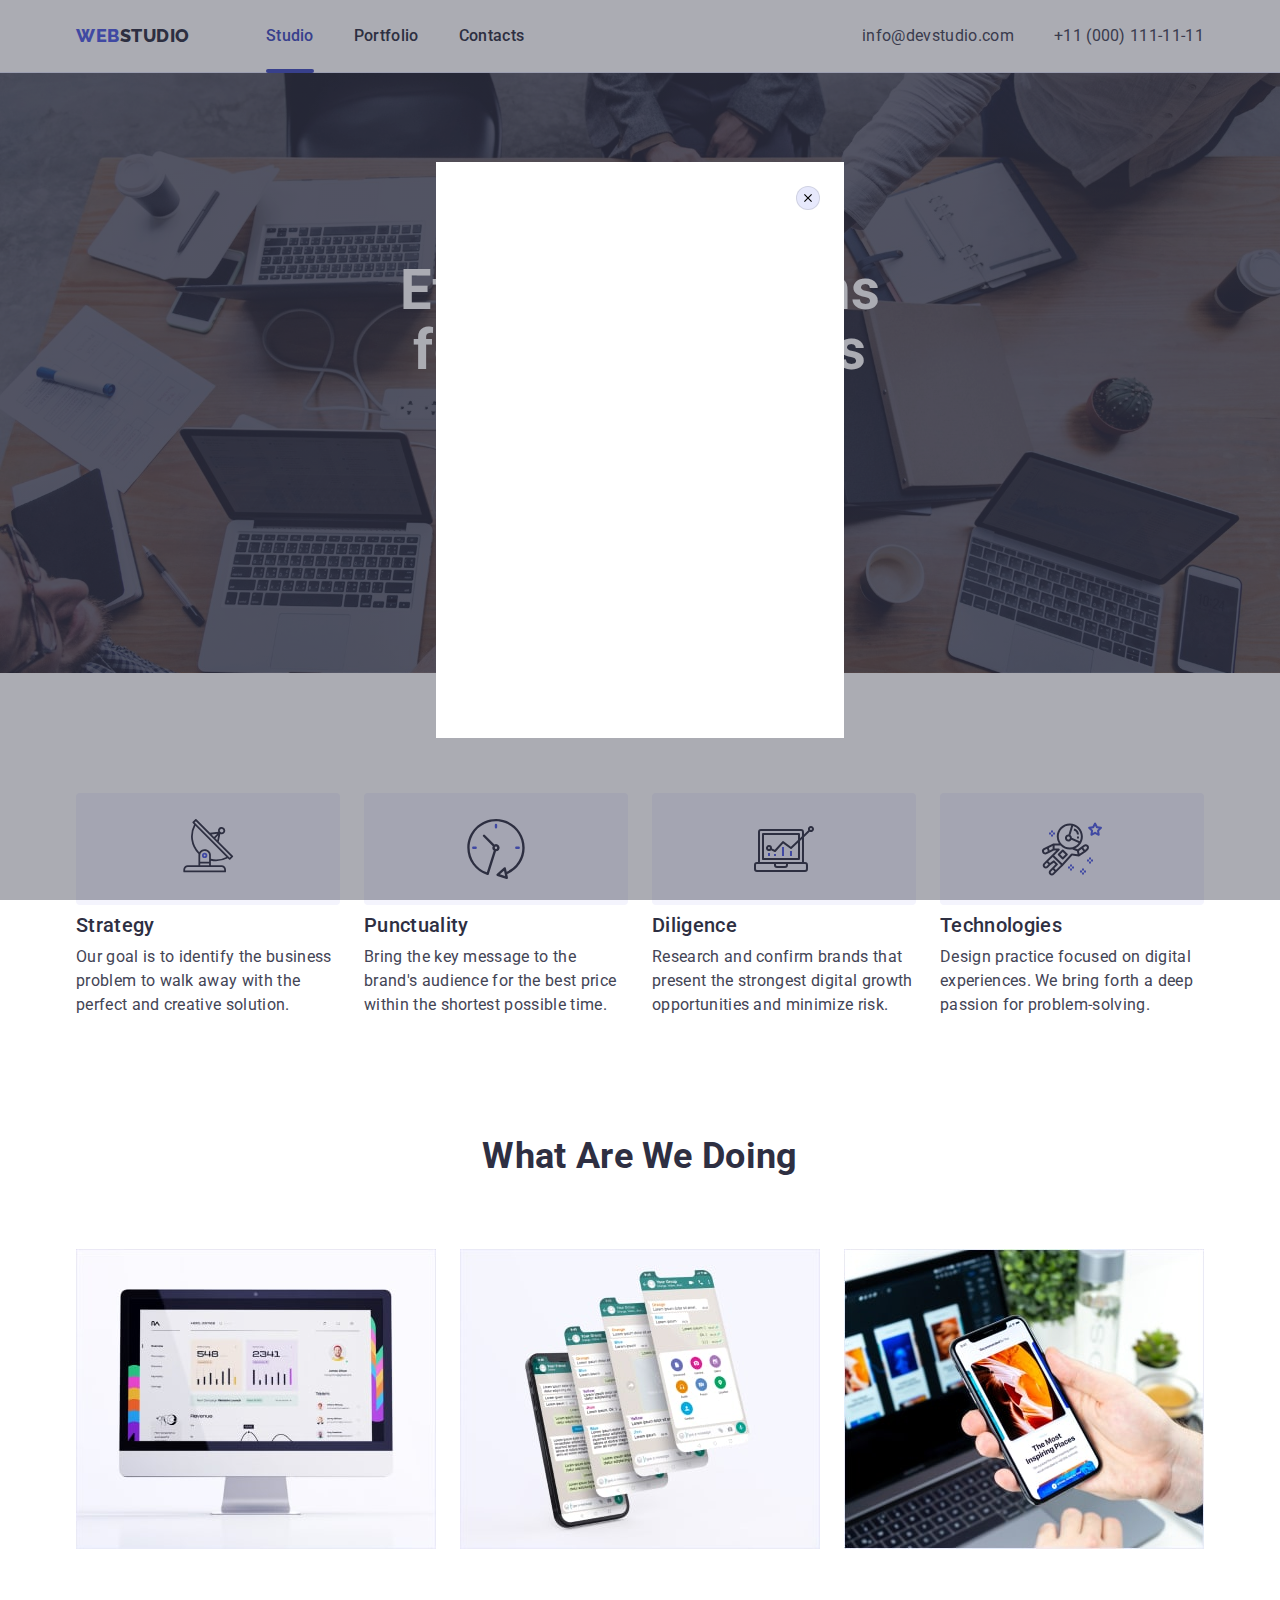
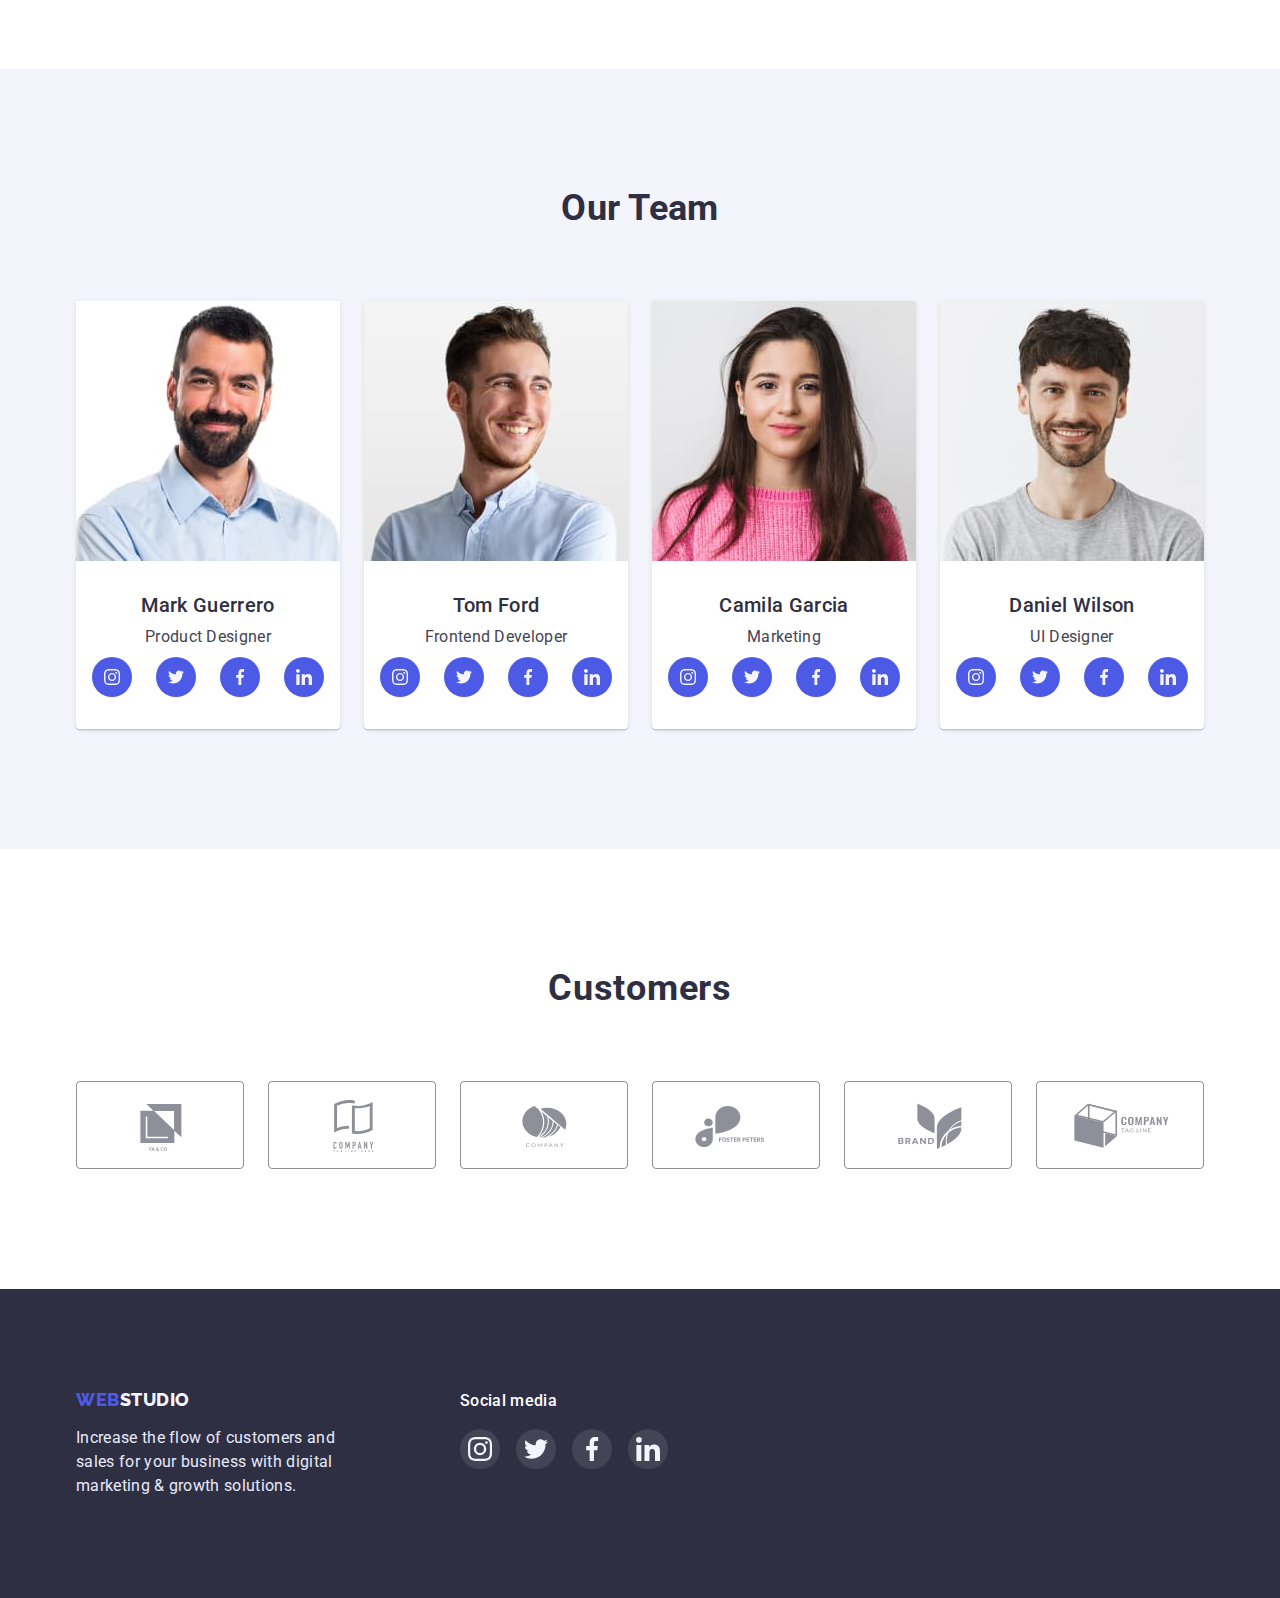
<file: index.html>
<!DOCTYPE html>
<html lang="en">
  <head>
    <meta charset="UTF-8" />
    <meta http-equiv="X-UA-Compatible" content="IE=edge" />
    <meta name="viewport" content="width=device-width, initial-scale=1.0" />
    <title>Effective Solutions for Your Business</title>
    <link rel="preconnect" href="https://fonts.googleapis.com" />
    <link rel="preconnect" href="https://fonts.gstatic.com" crossorigin />
    <link
      href="https://fonts.googleapis.com/css2?family=Raleway:wght@800&family=Roboto:wght@400;500;700&display=swap"
      rel="stylesheet"
    />
    <link
      rel="stylesheet"
      href="https://cdnjs.cloudflare.com/ajax/libs/modern-normalize/1.1.0/modern-normalize.min.css"
    />
    <link rel="stylesheet" href="./css/slyles.css" />
  </head>
  <body>
    <!-- Page header -->
    <header class="page-header">
      <div class="container header-container">
        <nav class="header-nav">
          <a class="logo link" href="./index.html">
            Web <span class="header-logo-color">Studio</span></a
          >
          <ul class="navi-list list">
            <li class="navi-item">
              <a class="navi-link link current" href="./index.html">Studio</a>
            </li>
            <li class="navi-item">
              <a class="navi-link link" href="./portfolio.html">Portfolio</a>
            </li>
            <li class="navi-item">
              <a class="navi-link link" href="">Contacts</a>
            </li>
          </ul>
        </nav>
        <address class="address">
          <ul class="address-list list">
            <li>
              <a class="header-mailtel link" href="mailto:info@devstudio.com"
                >info@devstudio.com</a
              >
            </li>
            <li>
              <a class="header-mailtel link" href="tel:+110001111111"
                >+11 (000) 111-11-11</a
              >
            </li>
          </ul>
        </address>
      </div>
    </header>

    <!-- Main contant -->

    <!-- Section hero -->

    <main>
      <section class="hero hero-container">
        <div class="container">
          <h1 class="main-title">Effective Solutions for Your Business</h1>
          <button class="hero-btn" type="button" data-modal-open>
            Order Service
          </button>
        </div>
      </section>

      <!-- Section with invisible header -->

      <section class="section advantage">
        <div class="container advantege-container">
          <h2 class="advantage-top-title" hidden>Advantage</h2>
          <ul class="advantage-list list">
            <li class="advantage-soc-item">
              <a href="" class="advantage-soc-link link">
                <svg width="64" height="60" class="advantage-soc-icon">
                  <use href="./images/icons.svg#icon-antenna"></use>
                </svg>
              </a>
              <h3 class="advantage-title">Strategy</h3>
              <p class="advantage-text">
                Our goal is to identify the business problem to walk away with
                the perfect and creative solution.
              </p>
            </li>
            <li class="advantage-soc-item">
              <a href="" class="advantage-soc-link link">
                <svg width="64" height="60" class="advantage-soc-icon">
                  <use href="./images/icons.svg#icon-clock"></use>
                </svg>
              </a>
              <h3 class="advantage-title">Punctuality</h3>
              <p class="advantage-text">
                Bring the key message to the brand's audience for the best price
                within the shortest possible time.
              </p>
            </li>
            <li class="advantage-soc-item">
              <a href="" class="advantage-soc-link link">
                <svg width="64" height="60" class="advantage-soc-icon">
                  <use href="./images/icons.svg#icon-diagram"></use>
                </svg>
              </a>
              <h3 class="advantage-title">Diligence</h3>
              <p class="advantage-text">
                Research and confirm brands that present the strongest digital
                growth opportunities and minimize risk.
              </p>
            </li>
            <li class="advantage-soc-item">
              <a href="" class="advantage-soc-link link">
                <svg width="64" height="60" class="advantage-soc-icon">
                  <use href="./images/icons.svg#icon-astronaut"></use>
                </svg>
              </a>
              <h3 class="advantage-title">Technologies</h3>
              <p class="advantage-text">
                Design practice focused on digital experiences. We bring forth a
                deep passion for problem-solving.
              </p>
            </li>
          </ul>
        </div>
      </section>

      <!-- technology examples -->

      <section class="section examples">
        <div class="container">
          <h2 class="examples-top-title">What are we doing</h2>
          <ul class="examples-list list">
            <li class="examples-item">
              <img
                src="./images/image1.jpg"
                alt="Technologies"
                width="360"
                height="300"
              />
            </li>
            <li class="examples-item">
              <img
                src="./images/image2.jpg"
                alt="Technologies"
                width="360"
                height="300"
              />
            </li>
            <li class="examples-item">
              <img
                src="./images/image3.jpg"
                alt="Technologies"
                width="360"
                height="300"
              />
            </li>
          </ul>
        </div>
      </section>

      <!-- our team -->

      <section class="section team">
        <div class="container">
          <h2 class="team-top-title">Our Team</h2>
          <ul class="team-list list">
            <li class="team-item">
              <img
                src="./images/image4.jpg"
                alt="our team"
                width="264"
                height="260"
              />
              <div class="team-container">
                <h3 class="team-title">Mark Guerrero</h3>
                <p class="team-text">Product Designer</p>
                <ul class="team-soc-list list">
                  <li class="team-soc-item">
                    <a href="" class="team-soc-link link">
                      <svg width="16" height="16" class="team-soc-icon">
                        <use href="./images/icons.svg#icon-instagram"></use>
                      </svg>
                    </a>
                  </li>
                  <li class="team-soc-item">
                    <a href="" class="team-soc-link link">
                      <svg width="16" height="16" class="team-soc-icon">
                        <use href="./images/icons.svg#icon-twitter"></use>
                      </svg>
                    </a>
                  </li>
                  <li class="team-soc-item">
                    <a href="" class="team-soc-link link">
                      <svg width="16" height="16" class="team-soc-icon">
                        <use href="./images/icons.svg#icon-facebook"></use>
                      </svg>
                    </a>
                  </li>
                  <li class="team-soc-item">
                    <a href="" class="team-soc-link link">
                      <svg width="16" height="16" class="team-soc-icon">
                        <use href="./images/icons.svg#icon-linkedin"></use>
                      </svg>
                    </a>
                  </li>
                </ul>
              </div>
            </li>
            <li class="team-item">
              <img
                src="./images/image5.jpg"
                alt="our team"
                width="264"
                height="260"
              />
              <div class="team-container">
                <h3 class="team-title">Tom Ford</h3>
                <p class="team-text">Frontend Developer</p>
                <ul class="team-soc-list list">
                  <li class="team-soc-item">
                    <a href="" class="team-soc-link link">
                      <svg width="16" height="16" class="team-soc-icon">
                        <use href="./images/icons.svg#icon-instagram"></use>
                      </svg>
                    </a>
                  </li>
                  <li class="team-soc-item">
                    <a href="" class="team-soc-link link">
                      <svg width="16" height="16" class="team-soc-icon">
                        <use href="./images/icons.svg#icon-twitter"></use>
                      </svg>
                    </a>
                  </li>
                  <li class="team-soc-item">
                    <a href="" class="team-soc-link link">
                      <svg width="16" height="16" class="team-soc-icon">
                        <use href="./images/icons.svg#icon-facebook"></use>
                      </svg>
                    </a>
                  </li>
                  <li class="team-soc-item">
                    <a href="" class="team-soc-link link">
                      <svg width="16" height="16" class="team-soc-icon">
                        <use href="./images/icons.svg#icon-linkedin"></use>
                      </svg>
                    </a>
                  </li>
                </ul>
              </div>
            </li>
            <li class="team-item">
              <img
                src="./images/image6.jpg"
                alt="our team"
                width="264"
                height="260"
              />
              <div class="team-container">
                <h3 class="team-title">Camila Garcia</h3>
                <p class="team-text">Marketing</p>
                <ul class="team-soc-list list">
                  <li class="team-soc-item">
                    <a href="" class="team-soc-link link">
                      <svg width="16" height="16" class="team-soc-icon">
                        <use href="./images/icons.svg#icon-instagram"></use>
                      </svg>
                    </a>
                  </li>
                  <li class="team-soc-item">
                    <a href="" class="team-soc-link link">
                      <svg width="16" height="16" class="team-soc-icon">
                        <use href="./images/icons.svg#icon-twitter"></use>
                      </svg>
                    </a>
                  </li>
                  <li class="team-soc-item">
                    <a href="" class="team-soc-link link">
                      <svg width="16" height="16" class="team-soc-icon">
                        <use href="./images/icons.svg#icon-facebook"></use>
                      </svg>
                    </a>
                  </li>
                  <li class="team-soc-item">
                    <a href="" class="team-soc-link link">
                      <svg width="16" height="16" class="team-soc-icon">
                        <use href="./images/icons.svg#icon-linkedin"></use>
                      </svg>
                    </a>
                  </li>
                </ul>
              </div>
            </li>
            <li class="team-item">
              <img
                src="./images/image7.jpg"
                alt="our team"
                width="264"
                height="260"
              />
              <div class="team-container">
                <h3 class="team-title">Daniel Wilson</h3>
                <p class="team-text">UI Designer</p>
                <ul class="team-soc-list list">
                  <li class="team-soc-item">
                    <a href="" class="team-soc-link link">
                      <svg width="16" height="16" class="team-soc-icon">
                        <use href="./images/icons.svg#icon-instagram"></use>
                      </svg>
                    </a>
                  </li>
                  <li class="team-soc-item">
                    <a href="" class="team-soc-link link">
                      <svg width="16" height="16" class="team-soc-icon">
                        <use href="./images/icons.svg#icon-twitter"></use>
                      </svg>
                    </a>
                  </li>
                  <li class="team-soc-item">
                    <a href="" class="team-soc-link link">
                      <svg width="16" height="16" class="team-soc-icon">
                        <use href="./images/icons.svg#icon-facebook"></use>
                      </svg>
                    </a>
                  </li>
                  <li class="team-soc-item">
                    <a href="" class="team-soc-link link">
                      <svg width="16" height="16" class="team-soc-icon">
                        <use href="./images/icons.svg#icon-linkedin"></use>
                      </svg>
                    </a>
                  </li>
                </ul>
              </div>
            </li>
          </ul>
        </div>
      </section>
      <section class="section customers">
        <div class="container">
          <h2 class="customers-title">Customers</h2>
          <ul class="customers-list list">
            <li class="customers-item">
              <a href="" class="customers-link">
                <svg width="104" height="56" class="customers-icon">
                  <use href="./images/icons.svg#icon-logo"></use>
                </svg>
              </a>
            </li>
            <li class="customers-item">
              <a href="" class="customers-link link">
                <svg width="104" height="56" class="customers-icon">
                  <use href="./images/icons.svg#icon-logo1"></use>
                </svg>
              </a>
            </li>
            <li class="customers-item">
              <a href="" class="customers-link link">
                <svg width="104" height="56" class="customers-icon">
                  <use href="./images/icons.svg#icon-logo2"></use>
                </svg>
              </a>
            </li>
            <li class="customers-item">
              <a href="" class="customers-link link">
                <svg width="104" height="56" class="customers-icon">
                  <use href="./images/icons.svg#icon-logo3"></use>
                </svg>
              </a>
            </li>
            <li class="customers-item">
              <a href="" class="customers-link link">
                <svg width="104" height="56" class="customers-icon">
                  <use href="./images/icons.svg#icon-logo4"></use>
                </svg>
              </a>
            </li>
            <li class="customers-item">
              <a href="" class="customers-link link">
                <svg width="104" height="56" class="customers-icon">
                  <use href="./images/icons.svg#icon-logo5"></use>
                </svg>
              </a>
            </li>
          </ul>
        </div>
      </section>
    </main>

    <!-- footer -->

    <footer class="footer footer-box">
      <div class="container footer-container">
        <div class="logo-container">
          <a class="logo link" href="./index.html">
            Web<span class="footer-logo-color">Studio</span></a
          >
          <p class="footer-text">
            Increase the flow of customers and sales for your business with
            digital marketing & growth solutions.
          </p>
        </div>
        <div class="soc-container">
          <h3 class="footer-soc-title">Social media</h3>
          <ul class="footer-soc-list list">
            <li class="footer-soc-item">
              <a href="" class="footer-soc-link link">
                <svg width="24" height="24" class="footer-soc-icon">
                  <use href="./images/icons.svg#icon-instagram"></use>
                </svg>
              </a>
            </li>
            <li class="footer-soc-item">
              <a href="" class="footer-soc-link link">
                <svg width="24" height="24" class="footer-soc-icon">
                  <use href="./images/icons.svg#icon-twitter"></use>
                </svg>
              </a>
            </li>
            <li class="footer-soc-item">
              <a href="" class="footer-soc-link link">
                <svg width="24" height="24" class="footer-soc-icon">
                  <use href="./images/icons.svg#icon-facebook"></use>
                </svg>
              </a>
            </li>
            <li class="footer-soc-item">
              <a href="" class="footer-soc-link link">
                <svg width="24" height="24" class="footer-soc-icon">
                  <use href="./images/icons.svg#icon-linkedin"></use>
                </svg>
              </a>
            </li>
          </ul>
        </div>
      </div>
    </footer>
    <div class="backdrop" data-modal>
      <div class="modal">
        <button type="button" class="modal-close-btn" data-modal-close>
          <svg class="modal-close-icon" width="8" height="8">
            <use href="./images/icons.svg#icon-modal-close"></use>
          </svg>
        </button>
      </div>
    </div>
    <script src="./js/modal.js"></script>
  </body>
</html>
</file>
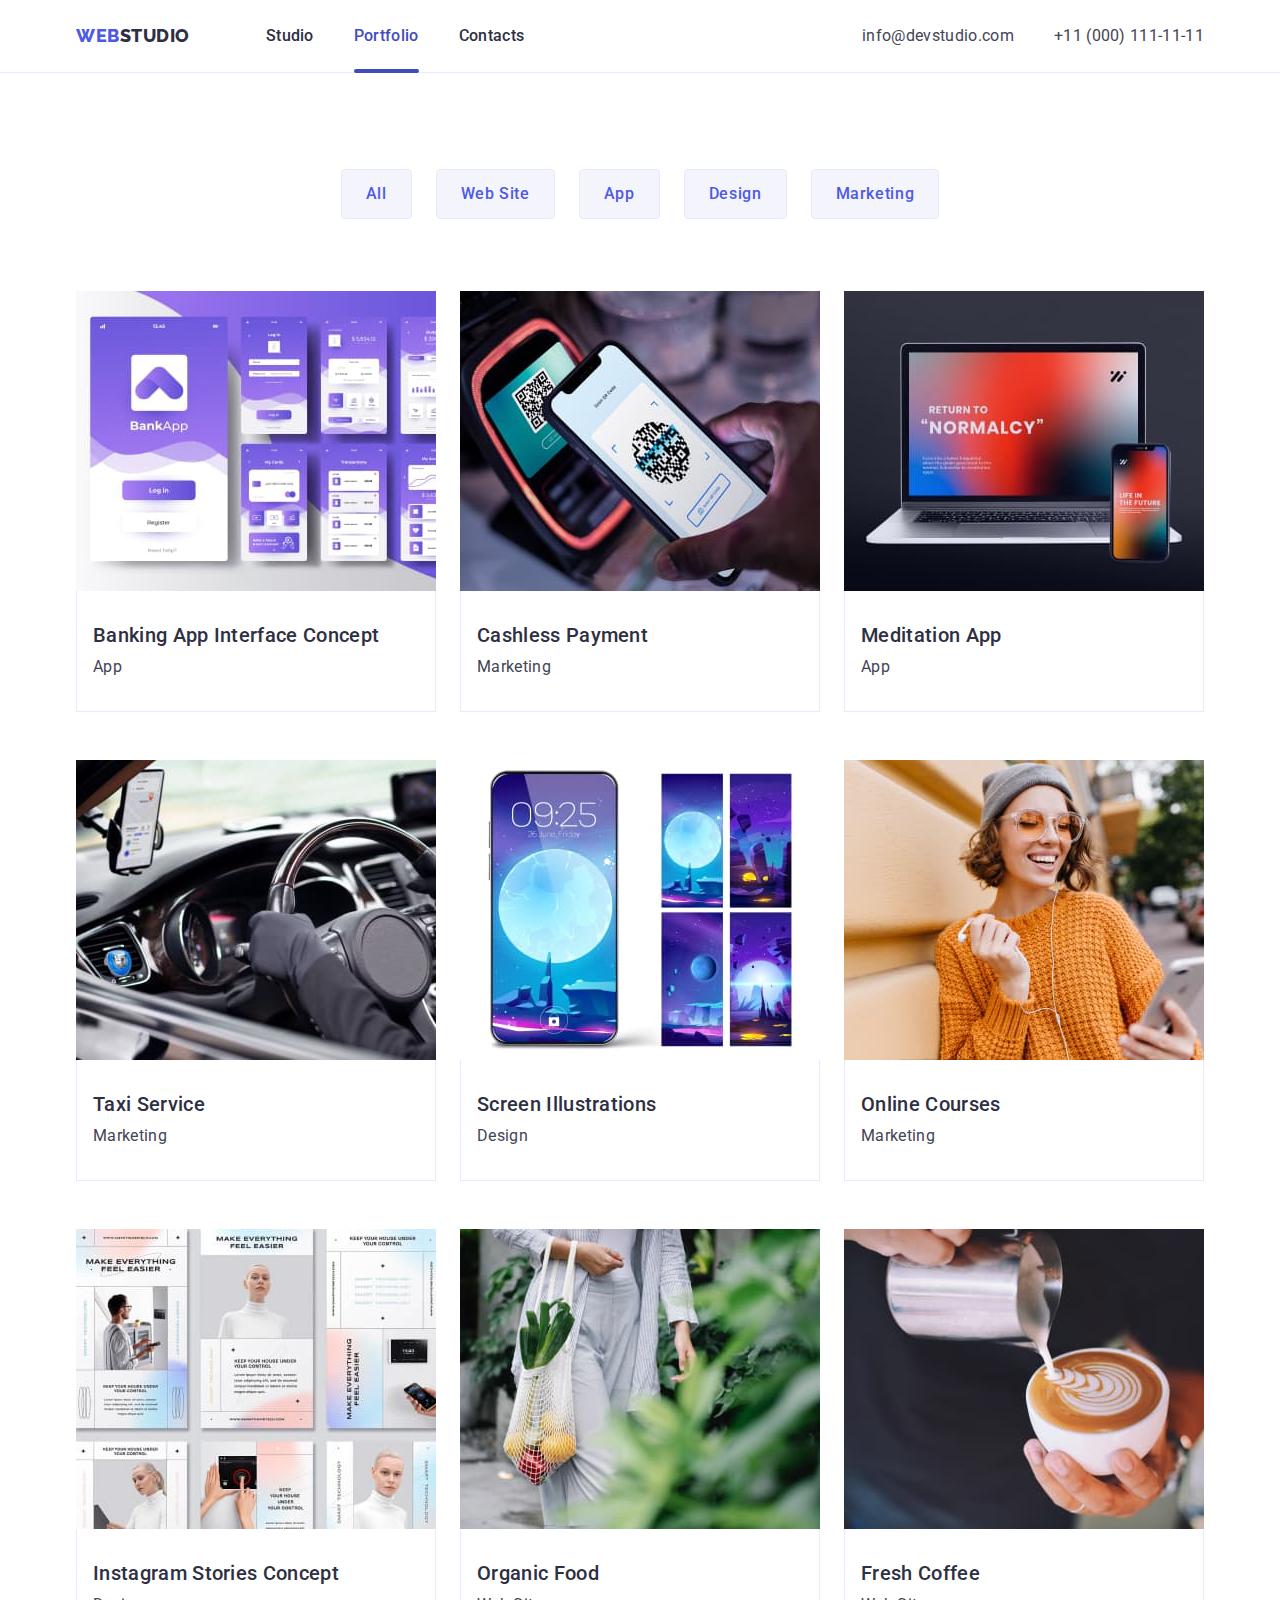
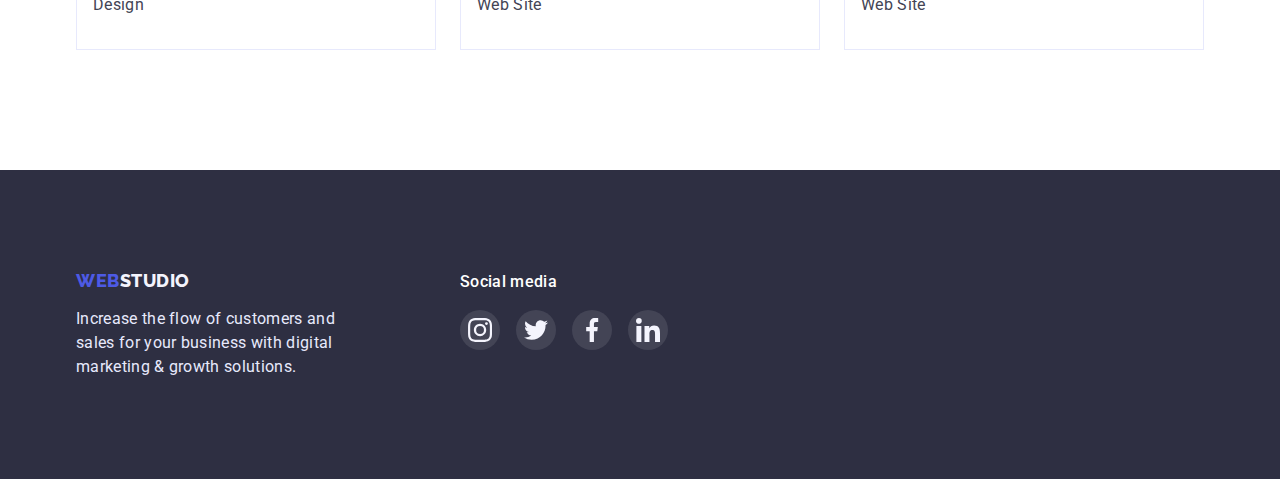
<file: portfolio.html>
<!DOCTYPE html>
<html lang="en">
  <head>
    <meta charset="UTF-8" />
    <meta http-equiv="X-UA-Compatible" content="IE=edge" />
    <meta name="viewport" content="width=device-width, initial-scale=1.0" />
    <title>Portfolio</title>
    <link rel="preconnect" href="https://fonts.googleapis.com" />
    <link rel="preconnect" href="https://fonts.gstatic.com" crossorigin />
    <link
      href="https://fonts.googleapis.com/css2?family=Raleway:wght@800&family=Roboto:wght@400;500;700&display=swap"
      rel="stylesheet"
    />
    <link
      rel="stylesheet"
      href="https://cdnjs.cloudflare.com/ajax/libs/modern-normalize/1.1.0/modern-normalize.min.css"
    />
    <link rel="stylesheet" href="./css/slyles.css" />
  </head>
  <body>
    <!-- Page header -->
    <header class="page-header">
      <div class="container header-container">
        <nav class="header-nav">
          <a class="logo link" href="./index.html">
            Web <span class="header-logo-color">Studio</span></a
          >
          <ul class="navi-list list">
            <li class="navi-item">
              <a class="navi-link link" href="./index.html">Studio</a>
            </li>
            <li class="navi-item">
              <a class="navi-link link current" href="./portfolio.html"
                >Portfolio</a
              >
            </li>
            <li class="navi-item">
              <a class="navi-link link" href="">Contacts</a>
            </li>
          </ul>
        </nav>
        <address class="address">
          <ul class="address-list list">
            <li>
              <a class="header-mailtel link" href="mailto:info@devstudio.com"
                >info@devstudio.com</a
              >
            </li>
            <li>
              <a class="header-mailtel link" href="tel:+110001111111"
                >+11 (000) 111-11-11</a
              >
            </li>
          </ul>
        </address>
      </div>
    </header>

    <!-- Main contant -->

    <!-- Section project-list -->

    <main>
      <section class="project-box">
        <div class="container">
          <h1 hidden>Our project-list</h1>
          <ul class="button-list list">
            <li class="button-item">
              <button class="btn" type="button">All</button>
            </li>
            <li class="button-item">
              <button class="btn" type="button">Web Site</button>
            </li>
            <li class="button-item">
              <button class="btn" type="button">App</button>
            </li>
            <li class="button-item">
              <button class="btn" type="button">Design</button>
            </li>
            <li class="button-item">
              <button class="btn" type="button">Marketing</button>
            </li>
          </ul>
          <ul class="project-list list">
            <li class="project-item">
              <a class="project-link link" href="">
                <div class="project-img-box">
                  <img
                    src="./images/Banking-app-interface-concept.jpg"
                    alt="our projects"
                    width="360"
                    height="300"
                  />
                  <p class="ovarlay">
                    14 Stylish and User-Friendly App Design Concepts · Task
                    Manager App · Calorie Tracker App · Exotic Fruit Ecommerce
                    App · Cloud Storage App
                  </p>
                </div>
                <div class="project-container">
                  <h2 class="project-title">Banking App Interface Concept</h2>
                  <p class="project-text">App</p>
                </div>
              </a>
            </li>
            <li class="project-item">
              <a class="project-link link" href="">
                <div class="project-img-box">
                  <img
                    src="./images/Cashless-payment.jpg"
                    alt="our projects"
                    width="360"
                    height="300"
                  />
                  <p class="ovarlay">
                    14 Stylish and User-Friendly App Design Concepts · Task
                    Manager App · Calorie Tracker App · Exotic Fruit Ecommerce
                    App · Cloud Storage App
                  </p>
                </div>
                <div class="project-container">
                  <h2 class="project-title">Cashless Payment</h2>
                  <p class="project-text">Marketing</p>
                </div>
              </a>
            </li>
            <li class="project-item">
              <a class="project-link link" href="">
                <div class="project-img-box">
                  <img
                    src="./images/Meditaion-app.jpg"
                    alt="our projects"
                    width="360"
                    height="300"
                  />
                  <p class="ovarlay">
                    14 Stylish and User-Friendly App Design Concepts · Task
                    Manager App · Calorie Tracker App · Exotic Fruit Ecommerce
                    App · Cloud Storage App
                  </p>
                </div>
                <div class="project-container">
                  <h2 class="project-title">Meditation App</h2>
                  <p class="project-text">App</p>
                </div>
              </a>
            </li>
            <li class="project-item">
              <a class="project-link link" href="">
                <div class="project-img-box">
                  <img
                    src="./images/Taxi-service.jpg"
                    alt="our projects"
                    width="360"
                    height="300"
                  />
                  <p class="ovarlay">
                    14 Stylish and User-Friendly App Design Concepts · Task
                    Manager App · Calorie Tracker App · Exotic Fruit Ecommerce
                    App · Cloud Storage App
                  </p>
                </div>
                <div class="project-container">
                  <h2 class="project-title">Taxi Service</h2>
                  <p class="project-text">Marketing</p>
                </div>
              </a>
            </li>
            <li class="project-item">
              <a class="project-link link" href="">
                <div class="project-img-box">
                  <img
                    src="./images/Screen-illustrations.jpg"
                    alt="our projects"
                    width="360"
                    height="300"
                  />
                  <p class="ovarlay">
                    14 Stylish and User-Friendly App Design Concepts · Task
                    Manager App · Calorie Tracker App · Exotic Fruit Ecommerce
                    App · Cloud Storage App
                  </p>
                </div>
                <div class="project-container">
                  <h2 class="project-title">Screen Illustrations</h2>
                  <p class="project-text">Design</p>
                </div>
              </a>
            </li>
            <li class="project-item">
              <a class="project-link link" href="">
                <div class="project-img-box">
                  <img
                    src="./images/Online-courses.jpg"
                    alt="our projects"
                    width="360"
                    height="300"
                  />
                  <p class="ovarlay">
                    14 Stylish and User-Friendly App Design Concepts · Task
                    Manager App · Calorie Tracker App · Exotic Fruit Ecommerce
                    App · Cloud Storage App
                  </p>
                </div>
                <div class="project-container">
                  <h2 class="project-title">Online Courses</h2>
                  <p class="project-text">Marketing</p>
                </div>
              </a>
            </li>
            <li class="project-item">
              <a class="project-link link" href="">
                <div class="project-img-box">
                  <img
                    src="./images/Instagram-stories-concept.jpg"
                    alt="our projects"
                    width="360"
                    height="300"
                  />
                  <p class="ovarlay">
                    14 Stylish and User-Friendly App Design Concepts · Task
                    Manager App · Calorie Tracker App · Exotic Fruit Ecommerce
                    App · Cloud Storage App
                  </p>
                </div>
                <div class="project-container">
                  <h2 class="project-title">Instagram Stories Concept</h2>
                  <p class="project-text">Design</p>
                </div>
              </a>
            </li>
            <li class="project-item">
              <a class="project-link link" href="">
                <div class="project-img-box">
                  <img
                    src="./images/Organic-food.jpg"
                    alt="our projects"
                    width="360"
                    height="300"
                  />
                  <p class="ovarlay">
                    14 Stylish and User-Friendly App Design Concepts · Task
                    Manager App · Calorie Tracker App · Exotic Fruit Ecommerce
                    App · Cloud Storage App
                  </p>
                </div>
                <div class="project-container">
                  <h2 class="project-title">Organic Food</h2>
                  <p class="project-text">Web Site</p>
                </div>
              </a>
            </li>
            <li class="project-item">
              <a class="project-link link" href="">
                <div class="project-img-box">
                  <img
                    src="./images/Fresh-coffee.jpg"
                    alt="our projects"
                    width="360"
                    height="300"
                  />
                  <p class="ovarlay">
                    14 Stylish and User-Friendly App Design Concepts · Task
                    Manager App · Calorie Tracker App · Exotic Fruit Ecommerce
                    App · Cloud Storage App
                  </p>
                </div>
                <div class="project-container">
                  <h2 class="project-title">Fresh Coffee</h2>
                  <p class="project-text">Web Site</p>
                </div>
              </a>
            </li>
          </ul>
        </div>
      </section>
    </main>

    <!-- footer -->

    <footer class="footer footer-box">
      <div class="container footer-container">
        <div class="logo-container">
          <a class="logo link" href="./index.html">
            Web<span class="footer-logo-color">Studio</span></a
          >
          <p class="footer-text">
            Increase the flow of customers and sales for your business with
            digital marketing & growth solutions.
          </p>
        </div>
        <div class="soc-container">
          <h3 class="footer-soc-title">Social media</h3>
          <ul class="footer-soc-list list">
            <li class="footer-soc-item">
              <a href="" class="footer-soc-link link">
                <svg width="24" height="24" class="footer-soc-icon">
                  <use href="./images/icons.svg#icon-instagram"></use>
                </svg>
              </a>
            </li>
            <li class="footer-soc-item">
              <a href="" class="footer-soc-link link">
                <svg width="24" height="24" class="footer-soc-icon">
                  <use href="./images/icons.svg#icon-twitter"></use>
                </svg>
              </a>
            </li>
            <li class="footer-soc-item">
              <a href="" class="footer-soc-link link">
                <svg width="24" height="24" class="footer-soc-icon">
                  <use href="./images/icons.svg#icon-facebook"></use>
                </svg>
              </a>
            </li>
            <li class="footer-soc-item">
              <a href="" class="footer-soc-link link">
                <svg width="24" height="24" class="footer-soc-icon">
                  <use href="./images/icons.svg#icon-linkedin"></use>
                </svg>
              </a>
            </li>
          </ul>
        </div>
      </div>
    </footer>
  </body>
</html>
</file>
<file: css/slyles.css>
/**------------- variable list ------------**/

:root {
  --iris-primary-brand: #4d5ae5;
  --ocean-pressed-state: #404bbf;
  --navy-blue-dark: #2e2f42;
  --green-success: #31d0aa;
  --slate-text: #434455;
  --light-slate-subtle-text: #8e8f99;
  --cornflower-accent: #e7e9fc;
  --cloud-light: #f4f4fd;
  --navy-blue-modal-overlay: #2e2f42;
  --grey-hero-background: #2e2f42;
  --text-white-background: #ffffff;
  --timing-function: 250ms cubic-bezier(0.4, 0, 0.2, 1);
}

img {
  width: 100%;
  height: auto;
  display: block;
}

ul,
p,
h1,
h2,
h3,
h4,
h5,
h6 {
  margin: 0;
  padding: 0;
}

button {
  cursor: pointer;
  font-family: inherit;
}

body {
  background-color: var(--text-white);
  font-family: "Roboto", sans-serif;
  color: var(--slate-text);
  letter-spacing: 0.02em;
}

.section {
  padding: 120px 0;
}

.container {
  max-width: 1158px;
  padding-left: 15px;
  padding-right: 15px;
  margin: 0 auto;
  /* outline: 2px solid red; */
}

.list {
  list-style: none;
}

.link {
  text-decoration: none;
}

/**---------------- header ----------------**/

.page-header {
  padding-top: 24px;
  padding-bottom: 24px;
  border-bottom: 1px solid var(--cornflower-accent);
}

.header-container {
  display: flex;
  align-items: center;
  justify-content: space-between;
}

.logo {
  font-family: "Raleway", sans-serif;
  font-weight: 800;
  font-size: 18px;
  line-height: 1.17;
  display: flex;
  letter-spacing: 0.03em;
  text-transform: uppercase;
  color: var(--iris-primary-brand);
  margin-right: 76px;
}

.header-logo-color {
  color: var(--navy-blue-dark);
}

.header-nav {
  display: flex;
  align-items: center;
}

.navi-list {
  display: flex;
  gap: 40px;
}

.navi-link {
  position: relative;
  display: block;
  font-weight: 500;
  font-size: 16px;
  line-height: 1.5;
  color: var(--navy-blue-dark);
  transition: color var(--timing-function);
}

.navi-link.current {
  color: var(--ocean-pressed-state);
}

.navi-link.current::after {
  position: absolute;
  content: "";
  left: 0;
  bottom: -25px;
  width: 100%;
  height: 4px;
  background-color: currentColor;
  border-radius: 2px;
}

.navi-link:hover,
.navi-link:focus {
  color: var(--ocean-pressed-state);
}

.address {
  font-style: normal;
  color: var(--slate-text);
}

.address-list {
  display: flex;
  gap: 40px;
}

.header-mailtel {
  font-weight: 400;
  font-size: 16px;
  line-height: 1.5;
  color: inherit;
  transition: color var(--timing-function);
}

.header-mailtel:hover,
.header-mailtel:focus {
  color: var(--ocean-pressed-state);
}

/**--------------- hero ---------------**/

.hero {
  max-width: 1440px;
  background-color: var(--grey-hero-background);
  background-image: linear-gradient(
      rgba(46, 47, 66, 0.7),
      rgba(46, 47, 66, 0.7)
    ),
    url(../images/hero-image.jpeg);
  background-repeat: no-repeat;
  background-position: center;
  background-size: cover;
  margin: 0 auto;
}

.hero-container {
  padding-top: 188px;
  padding-bottom: 188px;
}

.main-title {
  max-width: 496px;
  font-size: 56px;
  line-height: 1.07;
  text-align: center;
  color: var(--text-white-background);
  margin: 0 auto;
}

.hero-btn {
  min-width: 169px;
  font-weight: 500;
  font-size: 16px;
  line-height: 1.5;
  display: flex;
  align-items: center;
  letter-spacing: 0.04em;
  color: var(--text-white-background);
  background-color: var(--iris-primary-brand);
  margin: 0 auto;
  padding: 16px 32px;
  gap: 10px;
  box-shadow: 0px 4px 4px rgba(0, 0, 0, 0.15);
  border-radius: 4px;
  margin-top: 48px;
  border: none;
  transition: background var(--timing-function);
}

.hero-btn:hover,
.hero-btn:focus {
  background-color: var(--ocean-pressed-state);
}

/**------------ advantage -----------------**/

.advantage {
  padding-bottom: 0;
}

.advantage-title {
  font-weight: 500;
  font-size: 20px;
  line-height: 1.2;
  color: var(--navy-blue-dark);
  margin-top: 8px;
  margin-bottom: 8px;
}

.advantage-list {
  display: flex;
  justify-content: center;
  align-items: center;
  gap: 24px;
}

.advantage-soc-item {
  display: block;
  flex-basis: calc((100% - 72px) / 4);
}

.advantage-text {
  font-size: 16px;
  line-height: 1.5;
}

.advantage-soc-link {
  height: 112px;
  background-color: var(--cloud-light);
  display: flex;
  align-items: center;
  justify-content: center;
  border-radius: 4px;
}

/**--------------- examples ------------**/

.examples-top-title {
  font-size: 36px;
  line-height: 1.11;
  text-align: center;
  text-transform: capitalize;
  color: var(--navy-blue-dark);
  margin-bottom: 72px;
}

.examples-list {
  display: flex;
  flex-wrap: wrap;
  gap: 24px;
}

.examples-item {
  flex-basis: calc((100% - 48px) / 3);
}

/**---------------- team ------------------**/

.team {
  max-width: 1440px;
  background-color: var(--cloud-light);
  margin: 0 auto;
}

.team-container {
  padding: 32px 16px;
}

.team-top-title {
  font-size: 36px;
  line-height: 1.11;
  text-align: center;
  text-transform: capitalize;
  color: var(--navy-blue-dark);
  margin-bottom: 72px;
}

.team-list {
  display: flex;
  flex-wrap: wrap;
  gap: 24px;
}

.team-title {
  font-weight: 500;
  font-size: 20px;
  line-height: 1.2;
  text-align: center;
  color: var(--navy-blue-dark);
  margin-bottom: 8px;
}

.team-text {
  font-size: 16px;
  line-height: 1.5;
  text-align: center;
  margin-bottom: 8px;
}

.team-item {
  flex-basis: calc((100% - 72px) / 4);
  background-color: var(--text-white-background);
  box-shadow: 0px 1px 6px rgba(46, 47, 66, 0.08),
    0px 1px 1px rgba(46, 47, 66, 0.16), 0px 2px 1px rgba(46, 47, 66, 0.08);
  border-radius: 0px 0px 4px 4px;
}

.team-soc-list {
  display: flex;
  justify-content: center;
  gap: 24px;
}

.team-soc-item {
  width: 40px;
  height: 40px;
  flex-basis: calc((100% - 72px) / 4);
}

.team-soc-link {
  width: 100%;
  height: 100%;
  border-radius: 50%;
  background-color: var(--iris-primary-brand);
  display: flex;
  align-items: center;
  justify-content: center;
  transition: background var(--timing-function);
}

.team-soc-link:hover,
.team-soc-link:focus {
  background-color: var(--ocean-pressed-state);
}

/**------------- customers------------- **/

.customers-title {
  font-size: 36px;
  line-height: 1.11;
  text-align: center;
  letter-spacing: 0.02em;
  text-transform: capitalize;
  margin-bottom: 72px;
  color: var(--navy-blue-dark);
}

.customers-list {
  display: flex;
  justify-content: center;
  align-items: center;
  gap: 24px;
}

.customers-item {
  display: inline-block;
  flex-basis: calc((100% - 120px) / 6);
}

.customers-link {
  max-width: 168px;
  height: 88px;
  display: flex;
  box-sizing: border-box;
  align-items: center;
  justify-content: center;
  border: 1px solid var(--light-slate-subtle-text);
  border-radius: 4px;
  background-color: var(--text-white-background);
  padding: 10px;
  margin: 0;
  color: var(--light-slate-subtle-text);
  transition: border var(--timing-function) color;
}

.customers-icon {
  fill: currentColor;
  transition: fill var(--timing-function);
}

.customers-link:hover,
.customers-link:focus {
  color: var(--ocean-pressed-state);
  border-color: var(--ocean-pressed-state);
}

.customers-link:hover .customers-icon,
.customers-link:focus .customers-icon {
  fill: var(--ocean-pressed-state);
}

/**------------- footer ---------------**/

.footer {
  max-width: 1440px;
  background-color: var(--grey-hero-background);
  margin: 0 auto;
}

.footer-box {
  padding-top: 100px;
  padding-bottom: 100px;
}

.footer-container {
  display: flex;
}

.logo-container {
  max-width: 264px;
  margin-right: 120px;
}

.footer-logo-color {
  color: var(--cloud-light);
}

.footer-text {
  font-size: 16px;
  line-height: 1.5;
  color: var(--cornflower-accent);
  margin-top: 16px;
}

.soc-container {
  max-width: 208px;
}

.footer-soc-title {
  font-weight: 500;
  font-size: 16px;
  line-height: 1.5;
  color: var(--text-white-background);
  margin-bottom: 16px;
}

.footer-soc-list {
  display: flex;
  justify-content: center;
  align-items: center;
  gap: 16px;
}

.footer-soc-item {
  width: 40px;
  height: 40px;
  flex-basis: calc((100% - 48px) / 4);
}

.footer-soc-link {
  width: 100%;
  height: 100%;
  border-radius: 50%;
  background-color: var(--slate-text);
  display: flex;
  align-items: center;
  justify-content: center;
}

.footer-soc-icon {
  fill: var(--cloud-light);
  transition: background var(--timing-function);
}

.footer-soc-link:hover,
.footer-soc-link:focus {
  background-color: var(--green-success);
}

/**------------------ Modal ---------------------**/

.backdrop {
  position: fixed;
  top: 0;
  left: 0;
  z-index: 100;
  width: 100%;
  height: 100%;
  background-color: rgba(46, 47, 66, 0.4);

  transition: opacity var(--timing-function) visability var(--timing-function);
}

.backdrop.is-hidden {
  opacity: 0;
  visibility: hidden;
  pointer-events: none;
}

.modal {
  position: absolute;
  top: 50%;
  left: 50%;
  transform: translate(-50%, -50%);
  width: 408px;
  height: 576px;
  background-color: var(--text-white-background);
}

.modal-close-btn {
  position: absolute;
  top: 24px;
  right: 24px;
  display: flex;
  justify-content: center;
  align-items: center;
  width: 24px;
  height: 24px;
  border-radius: 50%;
  background-color: var(--cornflower-accent);
  border: 1px solid rgba(0, 0, 0, 0.1);
  padding: 0;
  transition: background-color var(--timing-function);
}

.modal-close-icon {
  transition: fill var(--timing-function);
}

.modal-close-btn:hover,
.modal-close-btn:focus {
  fill: var(--text-white-background);
  background-color: var(--ocean-pressed-state);
}

/**--------------- Portfolio.html ---------------**/

.project-box {
  padding-top: 96px;
  padding-bottom: 120px;
}

.button-list {
  display: flex;
  margin-bottom: 72px;
  justify-content: center;
  flex-wrap: wrap;
  gap: 24px;
}

.button-item {
  display: flex;
  flex-wrap: wrap;
}

.btn {
  font-weight: 500;
  font-size: 16px;
  line-height: 1.5;
  letter-spacing: 0.04em;
  background-color: var(--cloud-light);
  color: var(--iris-primary-brand);
  display: flex;
  box-sizing: border-box;
  justify-content: center;
  align-items: center;
  padding: 12px 24px;
  border: 1px solid var(--cornflower-accent);
  border-radius: 4px;
  transition: background var(--timing-function) color box-shadow;
}

.btn:hover {
  background-color: var(--ocean-pressed-state);
  color: var(--text-white-background);
  box-shadow: 0px 3px 1px rgba(0, 0, 0, 0.1), 0px 2px 1px rgba(0, 0, 0, 0.08),
    0px 2px 2px rgba(0, 0, 0, 0.12);
}

.btn:focus {
  background-color: var(--ocean-pressed-state);
  color: var(--text-white-background);
  box-shadow: 0px 3px 1px rgba(0, 0, 0, 0.1), 0px 2px 1px rgba(0, 0, 0, 0.08),
    0px 2px 2px rgba(0, 0, 0, 0.12);
}

.project-list {
  display: flex;
  flex-wrap: wrap;
  justify-content: center;
  align-items: center;
  gap: 48px 24px;
  box-sizing: border-box;
}

.project-container {
  padding: 32px 16px;
  border-left: 1px solid var(--cornflower-accent);
  border-right: 1px solid var(--cornflower-accent);
  border-bottom: 1px solid var(--cornflower-accent);
}

.project-list .project-item {
  flex-basis: calc((100% - 48px) / 3);
}

.project-item:hover,
.project-item:focus {
  box-shadow: 0px 1px 6px rgba(46, 47, 66, 0.08),
    0px 1px 1px rgba(46, 47, 66, 0.16), 0px 2px 1px rgba(46, 47, 66, 0.08);
}

.project-title {
  font-weight: 500;
  font-size: 20px;
  line-height: 1.2;
  color: var(--navy-blue-dark);
  margin-bottom: 8px;
}

.project-text {
  font-size: 16px;
  line-height: 1.5;
  color: var(--slate-text);
}

.project-link {
  display: block;
}

.project-img-box {
  position: relative;
  overflow: hidden;
}

.ovarlay {
  position: absolute;
  top: 0;
  left: 0;
  width: 100%;
  height: 100%;
  color: var(--cloud-light);
  font-size: 16px;
  padding: 40px 32px;
  line-height: 1.5;
  overflow-y: scroll;

  background-color: var(--iris-primary-brand);
  transition: transform var(--timing-function);
  transform: translateY(100%);
}

.project-link:hover .ovarlay,
.project-link:focus .ovarlay {
  transform: translateY(0%);
}
</file>
